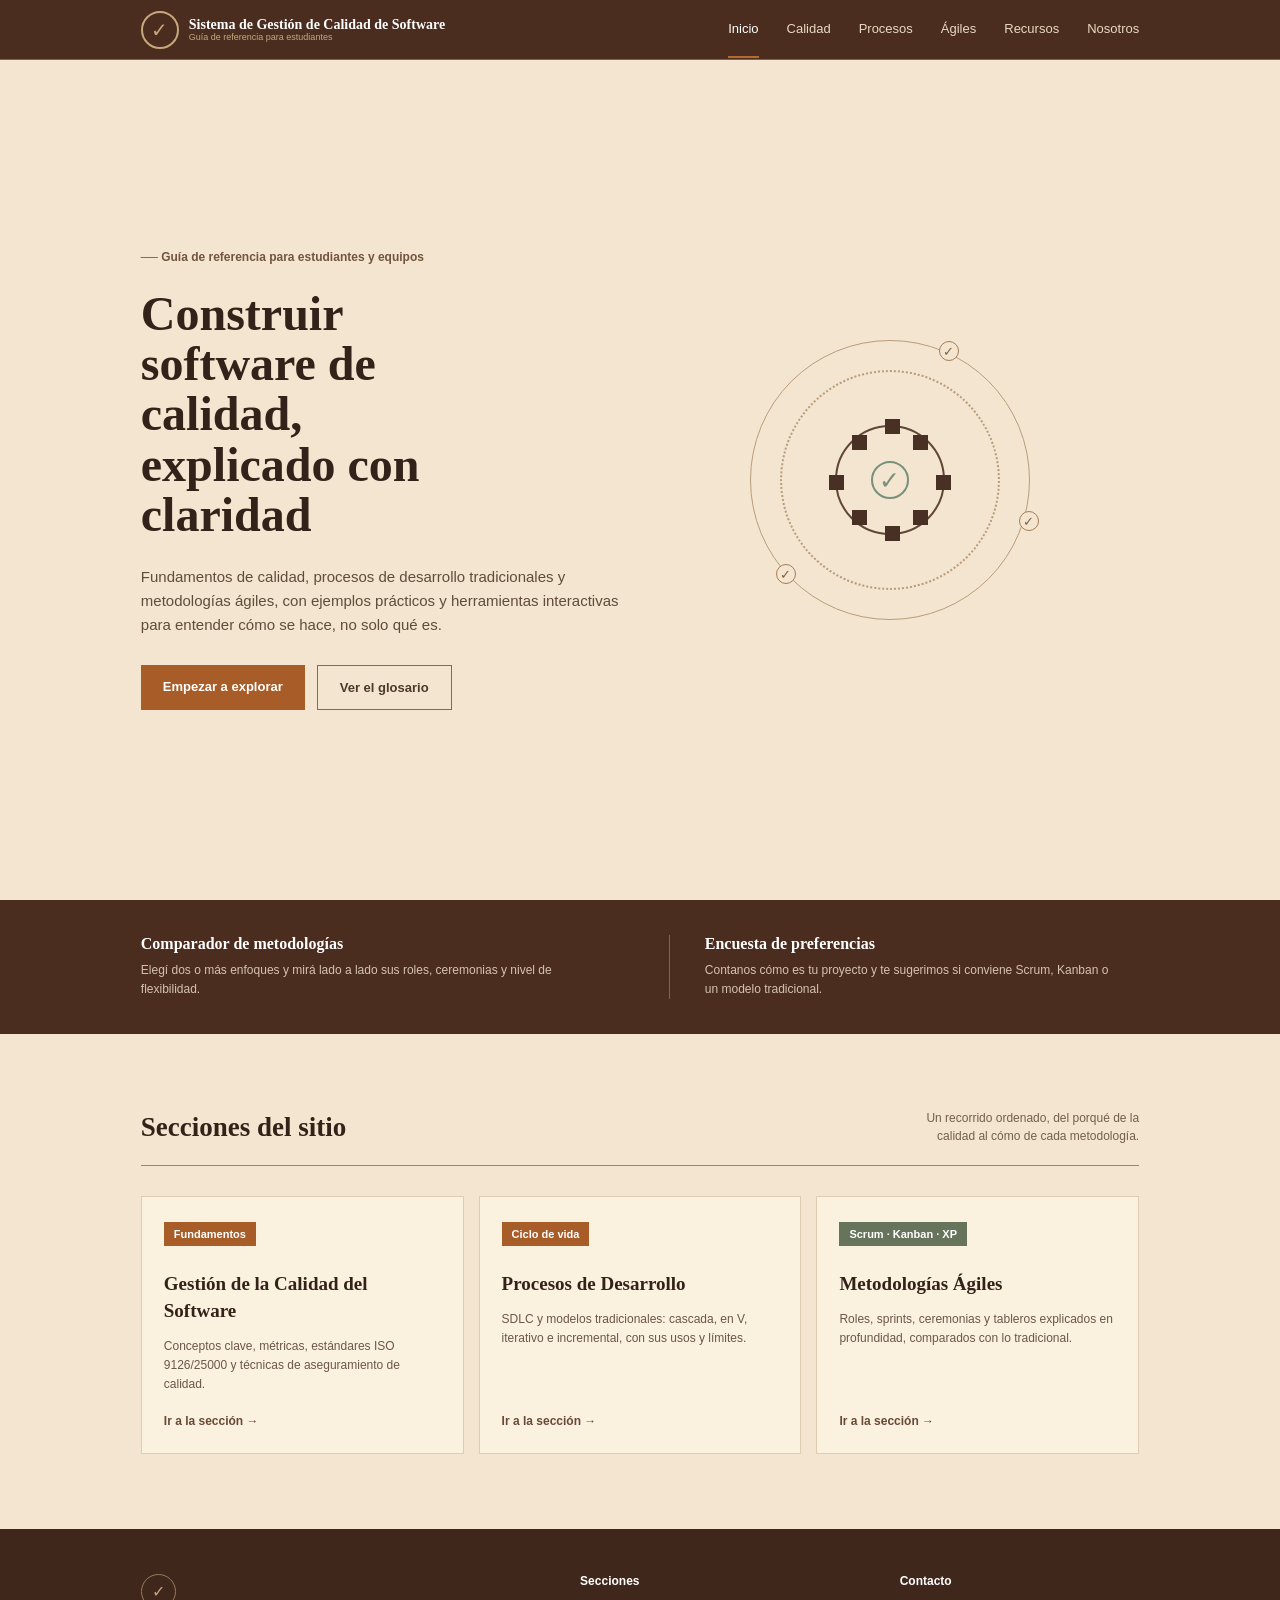
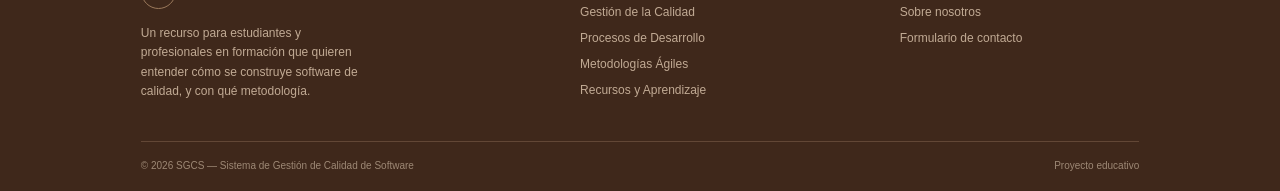
<file: docs/index.html>
<!DOCTYPE html>
<html lang="es">
<head>
    <meta charset="UTF-8">
    <meta name="viewport" content="width=device-width, initial-scale=1.0">

    <title>Sistema de Gestión de Calidad de Software</title>

    <link rel="stylesheet" href="style.css">
</head>

<body>

    <!-- ENCABEZADO -->
    <header>
        <div class="logo">
            <div class="logo-circulo">✓</div>

            <div>
                <h2>Sistema de Gestión de Calidad de Software</h2>
                <p>Guía de referencia para estudiantes</p>
            </div>
        </div>

        <!-- MENÚ -->
        <nav>
            <a href="index.html" class="activo">Inicio</a>
            <a href="calidad.html">Calidad</a>
            <a href="procesos.html">Procesos</a>
            <a href="agiles.html">Ágiles</a>
            <a href="recursos.html">Recursos</a>
            <a href="nosotros.html">Nosotros</a>
        </nav>
    </header>


    <!-- CONTENIDO PRINCIPAL -->
    <main class="inicio">

        <!-- TEXTO -->
        <section class="presentacion">

            <p class="subtitulo">
                ── Guía de referencia para estudiantes y equipos
            </p>

            <h1>
                Construir<br>
                software de<br>
                calidad,<br>
                explicado con<br>
                claridad
            </h1>

            <p class="descripcion">
                Fundamentos de calidad, procesos de desarrollo
                tradicionales y metodologías ágiles, con ejemplos
                prácticos y herramientas interactivas para entender
                cómo se hace, no solo qué es.
            </p>

            <div class="botones">
                <a href="calidad.html" class="boton-principal">
                    Empezar a explorar
                </a>

                <a href="recursos.html" class="boton-secundario">
                    Ver el glosario
                </a>
            </div>

        </section>


        <!-- ILUSTRACIÓN -->
        <section class="ilustracion">

            <div class="circulo-grande">

                <div class="circulo-punteado">

                    <div class="circulo-interno">

                        <span class="cuadrado cuadrado1"></span>
                        <span class="cuadrado cuadrado2"></span>
                        <span class="cuadrado cuadrado3"></span>
                        <span class="cuadrado cuadrado4"></span>
                        <span class="cuadrado cuadrado5"></span>
                        <span class="cuadrado cuadrado6"></span>
                        <span class="cuadrado cuadrado7"></span>
                        <span class="cuadrado cuadrado8"></span>

                        <div class="check">
                            ✓
                        </div>

                    </div>

                </div>

                <span class="check-externo check1">✓</span>
                <span class="check-externo check2">✓</span>
                <span class="check-externo check3">✓</span>

            </div>

        </section>

    </main>

    <!-- HERRAMIENTAS DESTACADAS -->

<section class="herramientas">

    <div class="herramienta">

        <div>
            <h3>Comparador de metodologías</h3>

            <p>
                Elegí dos o más enfoques y mirá lado a lado sus
                roles, ceremonias y nivel de flexibilidad.
            </p>
        </div>

    </div>


    <div class="herramienta">

        <div>
            <h3>Encuesta de preferencias</h3>

            <p>
                Contanos cómo es tu proyecto y te sugerimos si
                conviene Scrum, Kanban o un modelo tradicional.
            </p>
        </div>

    </div>

</section>


<!-- SECCIONES DEL SITIO -->

<section class="secciones">

    <div class="titulo-secciones">

        <h2>Secciones del sitio</h2>

        <p>
            Un recorrido ordenado, del porqué de la
            calidad al cómo de cada metodología.
        </p>

    </div>


    <div class="tarjetas">

        <!-- TARJETA 1 -->

        <article class="tarjeta">

            <span class="etiqueta">
                Fundamentos
            </span>

            <h3>
                Gestión de la Calidad del Software
            </h3>

            <p>
                Conceptos clave, métricas, estándares ISO
                9126/25000 y técnicas de aseguramiento de
                calidad.
            </p>

            <a href="calidad.html">
                Ir a la sección →
            </a>

        </article>


        <!-- TARJETA 2 -->

        <article class="tarjeta">

            <span class="etiqueta">
                Ciclo de vida
            </span>

            <h3>
                Procesos de Desarrollo
            </h3>

            <p>
                SDLC y modelos tradicionales: cascada, en V,
                iterativo e incremental, con sus usos y límites.
            </p>

            <a href="procesos.html">
                Ir a la sección →
            </a>

        </article>


        <!-- TARJETA 3 -->

        <article class="tarjeta">

            <span class="etiqueta etiqueta-verde">
                Scrum · Kanban · XP
            </span>

            <h3>
                Metodologías Ágiles
            </h3>

            <p>
                Roles, sprints, ceremonias y tableros explicados
                en profundidad, comparados con lo tradicional.
            </p>

            <a href="agiles.html">
                Ir a la sección →
            </a>

        </article>

    </div>

</section>

<!-- FOOTER -->

<footer class="footer">

    <div class="footer-contenido">

        <!-- DESCRIPCIÓN -->

        <div class="footer-descripcion">

            <div class="footer-logo">
                ✓
            </div>

            <p>
                Un recurso para estudiantes y profesionales
                en formación que quieren entender cómo se
                construye software de calidad, y con qué
                metodología.
            </p>

        </div>


        <!-- SECCIONES -->

        <div class="footer-columna">

            <h3>Secciones</h3>

            <a href="calidad.html">
                Gestión de la Calidad
            </a>

            <a href="procesos.html">
                Procesos de Desarrollo
            </a>

            <a href="agiles.html">
                Metodologías Ágiles
            </a>

            <a href="recursos.html">
                Recursos y Aprendizaje
            </a>

        </div>


        <!-- CONTACTO -->

        <div class="footer-columna">

            <h3>Contacto</h3>

            <a href="nosotros.html">
                Sobre nosotros
            </a>

            <a href="#">
                Formulario de contacto
            </a>

        </div>

    </div>


    <!-- PARTE INFERIOR -->

    <div class="footer-inferior">

        <p>
            © 2026 SGCS — Sistema de Gestión de Calidad de Software
        </p>

        <p>
            Proyecto educativo
        </p>

    </div>

</footer>

    <script src="script.js"></script>

</body>
</html>
</file>
<file: docs/style.css>
/* ==================================================
   CONFIGURACIÓN GENERAL
================================================== */

* {
    margin: 0;
    padding: 0;
    box-sizing: border-box;
}

html {
    scroll-behavior: smooth;
}

body {
    background-color: #f3e5cf;
    color: #332219;
    font-family: Arial, sans-serif;
}


/* ==================================================
   ENCABEZADO / HEADER
================================================== */

header {
    height: 60px;
    background-color: #4a2d1f;
    color: white;

    display: flex;
    align-items: center;
    justify-content: space-between;

    padding: 0 11%;

    border-bottom: 1px solid #80634f;
}


/* ---------- LOGO ---------- */

.logo {
    display: flex;
    align-items: center;
    gap: 10px;
}

.logo-circulo {
    width: 38px;
    height: 38px;

    border: 2px solid #c8a77c;
    border-radius: 50%;

    display: flex;
    align-items: center;
    justify-content: center;

    color: #c8a77c;
    font-size: 20px;
}

.logo h2 {
    font-family: Georgia, serif;
    font-size: 14px;
    line-height: 15px;
}

.logo p {
    font-size: 9px;
    color: #c8a77c;
}


/* ---------- MENÚ ---------- */

nav {
    display: flex;
    gap: 28px;
}

nav a {
    color: #e9d9c2;
    text-decoration: none;

    font-size: 13px;

    padding: 20px 0;

    transition: 0.2s;
}

nav a:hover {
    color: white;
}

nav .activo {
    border-bottom: 2px solid #b66a32;
    color: white;
}


/* ==================================================
   PÁGINA PRINCIPAL / HERO
================================================== */

.inicio {
    min-height: calc(100vh - 60px);

    display: flex;
    align-items: center;

    padding: 60px 11%;
}


/* ---------- TEXTO ---------- */

.presentacion {
    width: 50%;
}

.subtitulo {
    color: #73543e;

    font-size: 12px;
    font-weight: bold;

    margin-bottom: 25px;
}

h1 {
    font-family: Georgia, serif;

    font-size: 48px;
    line-height: 1.05;

    margin-bottom: 25px;
}

.descripcion {
    width: 500px;

    font-size: 15px;
    line-height: 1.6;

    color: #604b3c;

    margin-bottom: 28px;
}


/* ==================================================
   BOTONES
================================================== */

.botones {
    display: flex;
    gap: 12px;
}

.botones a {
    text-decoration: none;

    font-weight: bold;
    font-size: 13px;

    padding: 14px 22px;

    transition: 0.2s;
}


/* Botón principal */

.boton-principal {
    background-color: #a85d29;
    color: white;
}

.boton-principal:hover {
    background-color: #87491f;
}


/* Botón secundario */

.boton-secundario {
    border: 1px solid #806b59;
    color: #4d392c;
}

.boton-secundario:hover {
    background-color: #e5d3ba;
}


/* ==================================================
   ILUSTRACIÓN
================================================== */

.ilustracion {
    width: 50%;

    display: flex;
    justify-content: center;
    align-items: center;
}

.circulo-grande {
    width: 280px;
    height: 280px;

    border: 1px solid #b99d7b;
    border-radius: 50%;

    position: relative;

    display: flex;
    justify-content: center;
    align-items: center;
}

.circulo-punteado {
    width: 220px;
    height: 220px;

    border: 2px dotted #b99d7b;
    border-radius: 50%;

    display: flex;
    align-items: center;
    justify-content: center;
}

.circulo-interno {
    width: 110px;
    height: 110px;

    border: 2px solid #604737;
    border-radius: 50%;

    position: relative;

    display: flex;
    align-items: center;
    justify-content: center;
}


/* ---------- CUADRADOS ---------- */

.cuadrado {
    width: 15px;
    height: 15px;

    background-color: #493025;

    position: absolute;
}


/* Posiciones */

.cuadrado1 {
    top: -8px;
    left: 48px;
}

.cuadrado2 {
    top: 8px;
    right: 15px;
}

.cuadrado3 {
    right: -8px;
    top: 48px;
}

.cuadrado4 {
    right: 15px;
    bottom: 8px;
}

.cuadrado5 {
    bottom: -8px;
    left: 48px;
}

.cuadrado6 {
    bottom: 8px;
    left: 15px;
}

.cuadrado7 {
    left: -8px;
    top: 48px;
}

.cuadrado8 {
    top: 8px;
    left: 15px;
}


/* ---------- CHECK CENTRAL ---------- */

.check {
    width: 38px;
    height: 38px;

    border: 2px solid #77917d;
    border-radius: 50%;

    display: flex;
    justify-content: center;
    align-items: center;

    color: #77917d;

    font-size: 25px;
}


/* ---------- CHECKS EXTERNOS ---------- */

.check-externo {
    width: 20px;
    height: 20px;

    border: 1px solid #a77d57;
    border-radius: 50%;

    position: absolute;

    display: flex;
    align-items: center;
    justify-content: center;

    color: #806044;

    font-size: 13px;

    background-color: #f3e5cf;
}

.check1 {
    top: 0;
    right: 70px;
}

.check2 {
    right: -10px;
    top: 170px;
}

.check3 {
    bottom: 35px;
    left: 25px;
}


/* ==================================================
   HERRAMIENTAS
================================================== */

.herramientas {
    background-color: #4a2d1f;
    color: white;

    display: flex;

    padding: 35px 11%;

    gap: 60px;
}

.herramienta {
    width: 50%;

    display: flex;
    align-items: flex-start;

    gap: 18px;

    padding-right: 30px;
}

.herramienta + .herramienta {
    border-left: 1px solid #80634f;

    padding-left: 35px;
}


/* ---------- ICONOS ---------- */

.icono {
    color: #d7bd94;

    font-size: 22px;

    min-width: 25px;
}


/* ---------- TEXTO ---------- */

.herramienta h3 {
    font-family: Georgia, serif;

    font-size: 16px;

    margin-bottom: 8px;
}

.herramienta p {
    color: #d5c3b0;

    font-size: 12px;

    line-height: 1.6;
}


/* ==================================================
   SECCIONES DEL SITIO
================================================== */

.secciones {
    background-color: #f3e5cf;

    padding: 75px 11%;
}


/* ---------- TÍTULO ---------- */

.titulo-secciones {
    display: flex;

    align-items: center;
    justify-content: space-between;

    border-bottom: 1px solid #9d8369;

    padding-bottom: 20px;

    margin-bottom: 30px;
}

.titulo-secciones h2 {
    font-family: Georgia, serif;

    font-size: 27px;
}

.titulo-secciones p {
    width: 250px;

    text-align: right;

    color: #735f4e;

    font-size: 12px;

    line-height: 1.5;
}


/* ==================================================
   TARJETAS
================================================== */

.tarjetas {
    display: grid;

    grid-template-columns: repeat(3, 1fr);

    gap: 15px;
}

.tarjeta {
    background-color: #fbf1df;

    border: 1px solid #dfcdb3;

    min-height: 220px;

    padding: 25px 22px;

    display: flex;

    flex-direction: column;

    transition: 0.2s;
}


/* Efecto al pasar el mouse */

.tarjeta:hover {
    transform: translateY(-3px);

    box-shadow: 0 5px 15px rgba(70, 45, 30, 0.08);
}


/* ==================================================
   ETIQUETAS DE TARJETAS
================================================== */

.etiqueta {
    background-color: #a85d29;

    color: white;

    font-size: 11px;
    font-weight: bold;

    padding: 6px 10px;

    width: fit-content;

    margin-bottom: 25px;
}


/* Etiqueta verde */

.etiqueta-verde {
    background-color: #66745b;
}


/* ==================================================
   TEXTO DE TARJETAS
================================================== */

.tarjeta h3 {
    font-family: Georgia, serif;

    font-size: 19px;

    line-height: 1.4;

    margin-bottom: 12px;
}

.tarjeta p {
    color: #6b5747;

    font-size: 12px;

    line-height: 1.6;

    margin-bottom: 20px;
}


/* ---------- LINK ---------- */

.tarjeta a {
    color: #684936;

    text-decoration: none;

    font-size: 12px;

    font-weight: bold;

    margin-top: auto;

    transition: 0.2s;
}

.tarjeta a:hover {
    color: #a85d29;
}


/* ==================================================
   FOOTER
================================================== */

.footer {
    background-color: #3f281b;

    color: #d8c6b2;

    padding: 45px 11% 20px;
}


/* ---------- CONTENIDO ---------- */

.footer-contenido {
    display: grid;

    grid-template-columns: 1.5fr 1fr 1fr;

    gap: 80px;

    padding-bottom: 40px;
}


/* ---------- DESCRIPCIÓN ---------- */

.footer-logo {
    width: 35px;
    height: 35px;

    border: 1px solid #9b795b;

    border-radius: 50%;

    display: flex;

    align-items: center;
    justify-content: center;

    color: #c7a47d;

    margin-bottom: 15px;
}

.footer-descripcion p {
    width: 230px;

    font-size: 12px;

    line-height: 1.6;

    color: #c1aa94;
}


/* ---------- COLUMNAS ---------- */

.footer-columna {
    display: flex;

    flex-direction: column;

    gap: 12px;
}

.footer-columna h3 {
    color: white;

    font-size: 12px;

    margin-bottom: 5px;
}

.footer-columna a {
    color: #c1aa94;

    text-decoration: none;

    font-size: 12px;

    transition: 0.2s;
}

.footer-columna a:hover {
    color: white;
}


/* ==================================================
   PARTE INFERIOR DEL FOOTER
================================================== */

.footer-inferior {
    border-top: 1px solid #624736;

    padding-top: 18px;

    display: flex;

    justify-content: space-between;

    font-size: 10px;

    color: #9d8875;
}


/* ==================================================
   RESPONSIVE - TABLETS
================================================== */

@media (max-width: 900px) {

    header {
        padding: 0 5%;
    }

    nav {
        gap: 12px;
    }

    .inicio {
        padding: 50px 5%;
    }

    h1 {
        font-size: 40px;
    }

    .descripcion {
        width: 100%;
    }

    .secciones {
        padding: 60px 5%;
    }

    .footer {
        padding-left: 5%;
        padding-right: 5%;
    }
}


/* ==================================================
   RESPONSIVE - CELULARES
================================================== */

@media (max-width: 700px) {

    /* ---------- HEADER ---------- */

    header {
        height: auto;

        padding: 15px 5%;

        flex-direction: column;

        gap: 15px;
    }

    nav {
        flex-wrap: wrap;

        justify-content: center;

        gap: 15px;
    }

    nav a {
        padding: 5px;
    }


    /* ---------- HERO ---------- */

    .inicio {
        flex-direction: column;

        gap: 50px;

        padding: 50px 5%;
    }

    .presentacion,
    .ilustracion {
        width: 100%;
    }

    h1 {
        font-size: 38px;
    }

    .descripcion {
        width: 100%;
    }


    /* ---------- ILUSTRACIÓN ---------- */

    .circulo-grande {
        width: 230px;
        height: 230px;
    }

    .circulo-punteado {
        width: 180px;
        height: 180px;
    }


    /* ---------- HERRAMIENTAS ---------- */

    .herramientas {
        flex-direction: column;

        gap: 30px;

        padding: 35px 5%;
    }

    .herramienta {
        width: 100%;

        padding-right: 0;
    }

    .herramienta + .herramienta {
        border-left: none;

        border-top: 1px solid #80634f;

        padding-left: 0;

        padding-top: 25px;
    }


    /* ---------- SECCIONES ---------- */

    .secciones {
        padding: 50px 5%;
    }

    .titulo-secciones {
        flex-direction: column;

        align-items: flex-start;

        gap: 15px;
    }

    .titulo-secciones p {
        width: 100%;

        text-align: left;
    }


    /* ---------- TARJETAS ---------- */

    .tarjetas {
        grid-template-columns: 1fr;
    }


    /* ---------- FOOTER ---------- */

    .footer {
        padding: 40px 5% 20px;
    }

    .footer-contenido {
        grid-template-columns: 1fr;

        gap: 35px;
    }

    .footer-descripcion p {
        width: 100%;
    }

    .footer-inferior {
        flex-direction: column;

        gap: 10px;
    }
}
</file>
